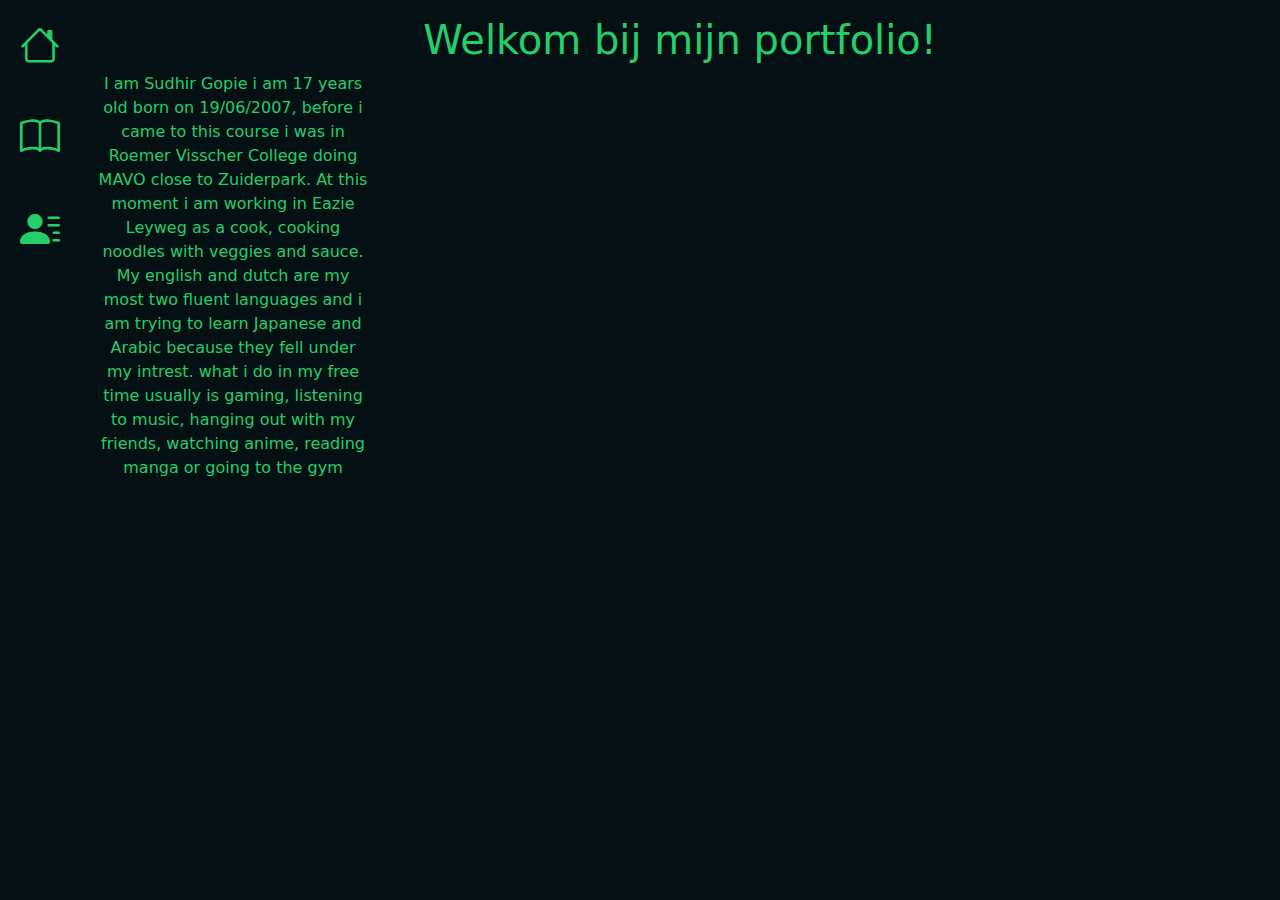
<file: index.html>
<!DOCTYPE html>
<html lang="en">

<head>
    <meta charset="UTF-8">
    <meta http-equiv="X-UA-Compatible" content="IE=edge">
    <meta name="viewport" content="width=device-width, initial-scale=1.0">
    <title>Home</title>
    <link href="https://cdn.jsdelivr.net/npm/bootstrap@5.3.3/dist/css/bootstrap.min.css" rel="stylesheet"
        integrity="sha384-QWTKZyjpPEjISv5WaRU9OFeRpok6YctnYmDr5pNlyT2bRjXh0JMhjY6hW+ALEwIH" crossorigin="anonymous">
    <link rel="stylesheet" href="https://cdn.jsdelivr.net/npm/bootstrap-icons@1.11.3/font/bootstrap-icons.min.css">
    <script defer src="https://cdn.jsdelivr.net/npm/bootstrap@5.3.3/dist/js/bootstrap.bundle.min.js"
        integrity="sha384-YvpcrYf0tY3lHB60NNkmXc5s9fDVZLESaAA55NDzOxhy9GkcIdslK1eN7N6jIeHz"
        crossorigin="anonymous"></script>
    <link rel="stylesheet" href="css/style.css">
    <script defer src="js/main.js"></script>
</head>

<body>
    <header>
        <div class="container-fluid">
            <div class="row">
                <div class="col-sm-auto sticky-top">
                    <div class="d-flex flex-sm-column flex-row flex-nowrap align-items-center sticky-top" id="nav">
                        <ul
                            class="nav nav-pills nav-flush flex-sm-column flex-row flex-nowrap mb-auto mx-auto text-center align-items-center">
                            <li class="nav-item">
                                <a href="index.html" class="nav-link py-3 px-2" title="" data-bs-toggle="tooltip"
                                    data-bs-placement="right" data-bs-original-title="Home">
                                    <i class="bi-house fs-1" id="icon"></i>
                                </a>
                            </li>
                            <li class="nav-item">
                                <a href="Project.html" class="nav-link py-3 px-2" title="" data-bs-toggle="tooltip"
                                    data-bs-placement="right" data-bs-original-title="Dashboard">
                                    <i class="bi bi-book fs-1" id="icon"></i>
                                </a>
                            </li>
                            <li class="nav-item">
                                <a href="contact.html" class="nav-link py-3 px-2" title="" data-bs-toggle="tooltip"
                                    data-bs-placement="right" data-bs-original-title="Orders">
                                    <i class="bi bi-person-lines-fill fs-1" id="icon"></i>
                                </a>
                            </li>
                        </ul>
                    </div>
                </div>
                <div class="col-sm p-3 min-vh-100">
                    <!-- content -->
                    <div class="row text-center">
                        <h1>Welkom bij mijn portfolio!</h1>
                        <!-- <img src="img/sudhir-17-06-2024.jpg" class="col-3" alt="sudhir" height="700px"> -->
                        <div class="col-3 md-3">
                            <p>
                                I am Sudhir Gopie i am 17 years old born on 19/06/2007, before i came to this course i
                                was in Roemer Visscher College doing MAVO close to Zuiderpark. At this moment i am
                                working in Eazie Leyweg as a cook, cooking noodles with veggies and sauce. My
                                english and dutch are my most two fluent languages and i am trying to learn Japanese and
                                Arabic because they fell under my intrest. what i do in my free time usually is gaming,
                                listening to music, hanging out with my friends, watching anime, reading manga or going
                                to the gym
                            </p>
                        </div>
                    </div>
                </div>
            </div>
        </div>
    </header>

    <footer></footer>
</body>

</html>
</file>
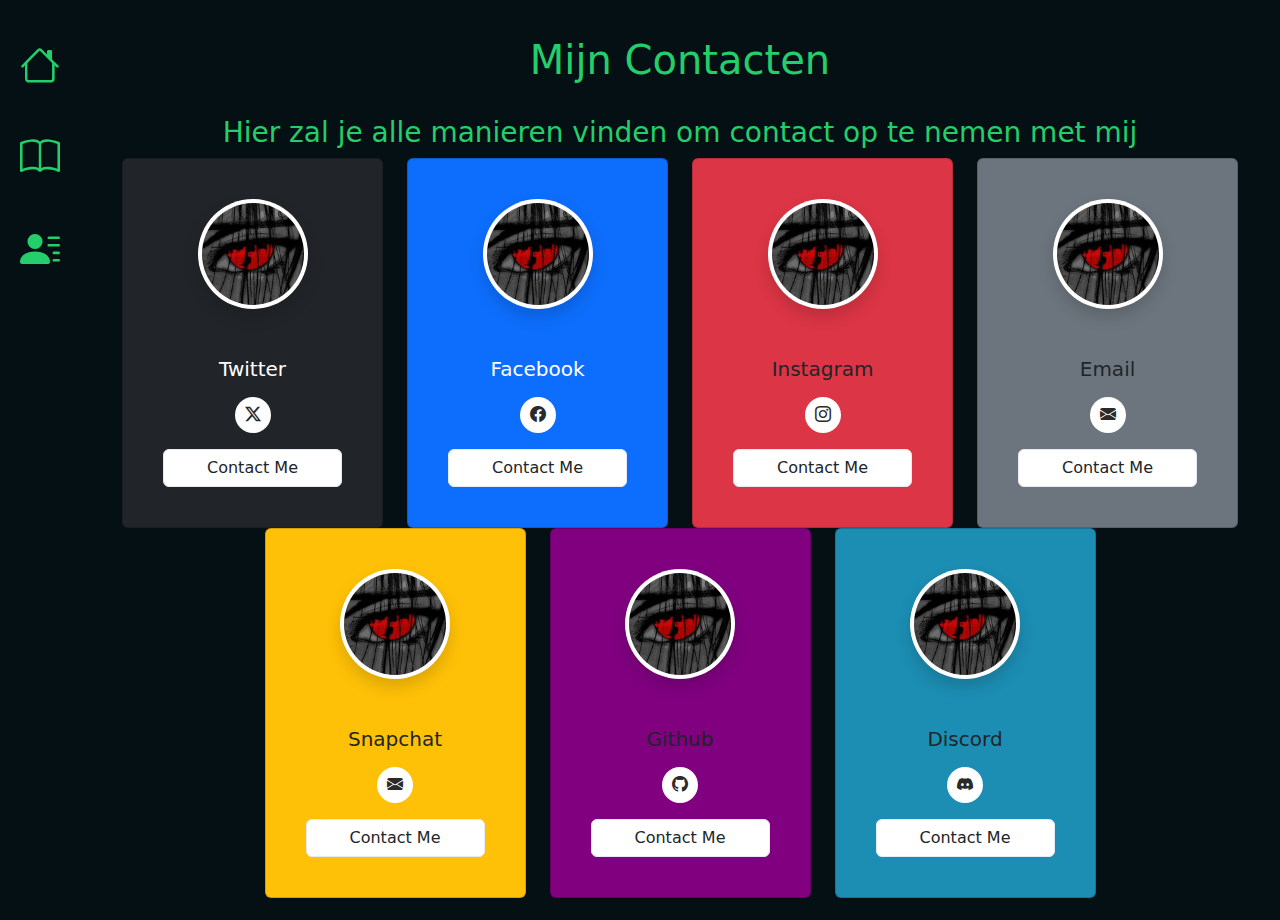
<file: contact.html>
<!DOCTYPE html>
<html lang="en">

<head>
    <meta charset="UTF-8">
    <meta http-equiv="X-UA-Compatible" content="IE=edge">
    <meta name="viewport" content="width=device-width, initial-scale=1.0">
    <title>Contacts</title>
    <link href="https://cdn.jsdelivr.net/npm/bootstrap@5.3.3/dist/css/bootstrap.min.css" rel="stylesheet"
        integrity="sha384-QWTKZyjpPEjISv5WaRU9OFeRpok6YctnYmDr5pNlyT2bRjXh0JMhjY6hW+ALEwIH" crossorigin="anonymous">
    <link rel="stylesheet" href="https://cdn.jsdelivr.net/npm/bootstrap-icons@1.11.3/font/bootstrap-icons.min.css">
    <script defer src="https://cdn.jsdelivr.net/npm/bootstrap@5.3.3/dist/js/bootstrap.bundle.min.js"
        integrity="sha384-YvpcrYf0tY3lHB60NNkmXc5s9fDVZLESaAA55NDzOxhy9GkcIdslK1eN7N6jIeHz"
        crossorigin="anonymous"></script>
    <link rel="stylesheet" href="css/contact.css">
    <script defer src="js/main.js"></script>
</head>

<body>
    <header>
        <div class="container-fluid">
            <div class="row">
                <div class="col-sm-auto sticky-top">
                    <div class="d-flex flex-sm-column flex-row flex-nowrap align-items-center sticky-top">
                        <ul
                            class="nav nav-pills nav-flush flex-sm-column flex-row flex-nowrap mb-auto mx-auto text-center align-items-center">
                            <li class="nav-item">
                                <a href="index.html" class="nav-link py-3 px-2" title="" data-bs-toggle="tooltip"
                                    data-bs-placement="right" data-bs-original-title="Home">
                                    <i class="bi-house fs-1" id="icon"></i>
                                </a>
                            </li>
                            <li>
                                <a href="Project.html" class="nav-link py-3 px-2" title="" data-bs-toggle="tooltip"
                                    data-bs-placement="right" data-bs-original-title="Dashboard">
                                    <i class="bi bi-book fs-1" id="icon"></i>
                                </a>
                            </li>
                            <li>
                                <a href="contact.html" class="nav-link py-3 px-2" title="" data-bs-toggle="tooltip"
                                    data-bs-placement="right" data-bs-original-title="Orders">
                                    <i class="bi bi-person-lines-fill fs-1" id="icon"></i>
                                </a>
                            </li>
                        </ul>
                    </div>
                </div>
                <div class="col-sm p-3 min-vh-100">
                    <!-- content -->
                    <div class="container">
                        <h1 id="icon" class="text-center"> Mijn Contacten</h1>
                        <br>
                        <h3 id="icon" class="text-center">Hier zal je alle manieren vinden om contact op te nemen met
                            mij</h3>
                        <div class="row row-cols-1 row-cols-lg-2 row-cols-xl-4">
                            <div class="col">
                                <div class="card radius-15 bg-dark">
                                    <div class="card-body text-center">
                                        <div class="p-4 radius-15">
                                            <img src="img/pfp.jpg" width="110" height="110"
                                                class="rounded-circle shadow p-1 bg-white" alt="">
                                            <h5 class="mb-0 mt-5 text-white">Twitter</h5>
                                            <div class="list-inline contacts-social mt-3 mb-3"> <a href="javascript:;"
                                                    class="list-inline-item border-0"><i
                                                        class="bi bi-twitter-x"></i></a>
                                            </div>
                                            <div class="d-grid"> <a
                                                    href="https://x.com/unknown_vibesz?t=r3eXC8_TLFy9Cc8kV4hMqg&s=09"
                                                    class="btn btn-white radius-15">Contact Me</a>
                                            </div>
                                        </div>
                                    </div>
                                </div>
                            </div>
                            <div class="col">
                                <div class="card radius-15 bg-primary">
                                    <div class="card-body text-center">
                                        <div class="p-4 radius-15">
                                            <img src="img/pfp.jpg" width="110" height="110"
                                                class="rounded-circle shadow p-1 bg-white" alt="">
                                            <h5 class="mb-0 mt-5 text-white">Facebook</h5>
                                            <div class="list-inline contacts-social mt-3 mb-3"> <a href="javascript:;"
                                                    class="list-inline-item border-0"><i class="bi bi-facebook"></i></a>
                                            </div>
                                            <div class="d-grid"> <a href="https://www.facebook.com/sudhir.gopie.3"
                                                    class="btn btn-white radius-15">Contact Me</a>
                                            </div>
                                        </div>
                                    </div>
                                </div>
                            </div>
                            <div class="col">
                                <div class="card radius-15 bg-danger">
                                    <div class="card-body text-center">
                                        <div class="p-4 radius-15">
                                            <img src="img/pfp.jpg" width="110" height="110"
                                                class="rounded-circle shadow p-1 bg-white" alt="">
                                            <h5 class="mb-0 mt-5 text-dark">Instagram</h5>
                                            <div class="list-inline contacts-social mt-3 mb-3"> <a href="javascript:;"
                                                    class="list-inline-item border-0"><i
                                                        class="bi bi-instagram"></i></a>
                                            </div>
                                            <div class="d-grid"> <a
                                                    href="https://www.instagram.com/_unknown_vibesz?igsh=MThhdTU5aDAzeDIz"
                                                    class="btn btn-white radius-15">Contact Me</a>
                                            </div>
                                        </div>
                                    </div>
                                </div>
                            </div>
                            <div class="col">
                                <div class="card radius-15 bg-secondary">
                                    <div class="card-body text-center">
                                        <div class="p-4 radius-15">
                                            <img src="img/pfp.jpg" width="110" height="110"
                                                class="rounded-circle shadow p-1 bg-white" alt="">
                                            <h5 class="mb-0 mt-5 text-dark">Email</h5>
                                            <div class="list-inline contacts-social mt-3 mb-3"> <a href="javascript:;"
                                                    class="list-inline-item border-0"><i
                                                        class="bi bi-envelope-fill"></i></a>
                                            </div>
                                            <div class="d-grid"> <a href="https://hotmail.nl/sudhiribo@hotmail.com"
                                                    class="btn btn-white radius-15">Contact Me</a>
                                            </div>
                                        </div>
                                    </div>
                                </div>
                            </div>
                        </div>
                        <div class="row justify-content-center">
                            <div class="col-3">
                                <div class="card radius-15 bg-warning">
                                    <div class="card-body text-center">
                                        <div class="p-4 radius-15">
                                            <img src="img/pfp.jpg" width="110" height="110"
                                                class="rounded-circle shadow p-1 bg-white" alt="">
                                            <h5 class="mb-0 mt-5 text-dark">Snapchat</h5>
                                            <div class="list-inline contacts-social mt-3 mb-3"> <a href="javascript:;"
                                                    class="list-inline-item border-0"><i
                                                        class="bi bi-envelope-fill"></i></a>
                                            </div>
                                            <div class="d-grid"> <a
                                                    href="https://www.snapchat.com/add/unknownvibesz?share_id=exEN1dkh2EA&locale=en-NL"
                                                    class="btn btn-white radius-15">Contact Me</a>
                                            </div>
                                        </div>
                                    </div>
                                </div>
                            </div>
                            <div class="col-3">
                                <div class="card radius-15" id="card1">
                                    <div class="card-body text-center">
                                        <div class="p-4 radius-15">
                                            <img src="img/pfp.jpg" width="110" height="110"
                                                class="rounded-circle shadow p-1 bg-white" alt="">
                                            <h5 class="mb-0 mt-5 text-dark">Github</h5>
                                            <div class="list-inline contacts-social mt-3 mb-3"> <a href="javascript:;"
                                                    class="list-inline-item border-0">
                                                    <i class="bi bi-github"></i></a>
                                            </div>
                                            <div class="d-grid"> <a href="https://github.com/sgopie"
                                                    class="btn btn-white radius-15">Contact Me</a>
                                            </div>
                                        </div>
                                    </div>
                                </div>
                            </div>
                            <div class="col-3">
                                <div class="card radius-15" id="card2">
                                    <div class="card-body text-center">
                                        <div class="p-4 radius-15">
                                            <img src="img/pfp.jpg" width="110" height="110"
                                                class="rounded-circle shadow p-1 bg-white" alt="">
                                            <h5 class="mb-0 mt-5 text-dark">Discord</h5>
                                            <div class="list-inline contacts-social mt-3 mb-3"> <a href="javascript:;"
                                                    class="list-inline-item border-0">
                                                    <i class="bi bi-discord"></i></a>
                                            </div>
                                            <div class="d-grid"> <a href="https://discord.gg/QCxW79G9h2"
                                                    class="btn btn-white radius-15">Contact Me</a>
                                            </div>
                                        </div>
                                    </div>
                                </div>
                            </div>
                        </div>
                    </div>
                </div>
            </div>
        </div>
    </header>

    <footer></footer>
</body>

</html>
</file>
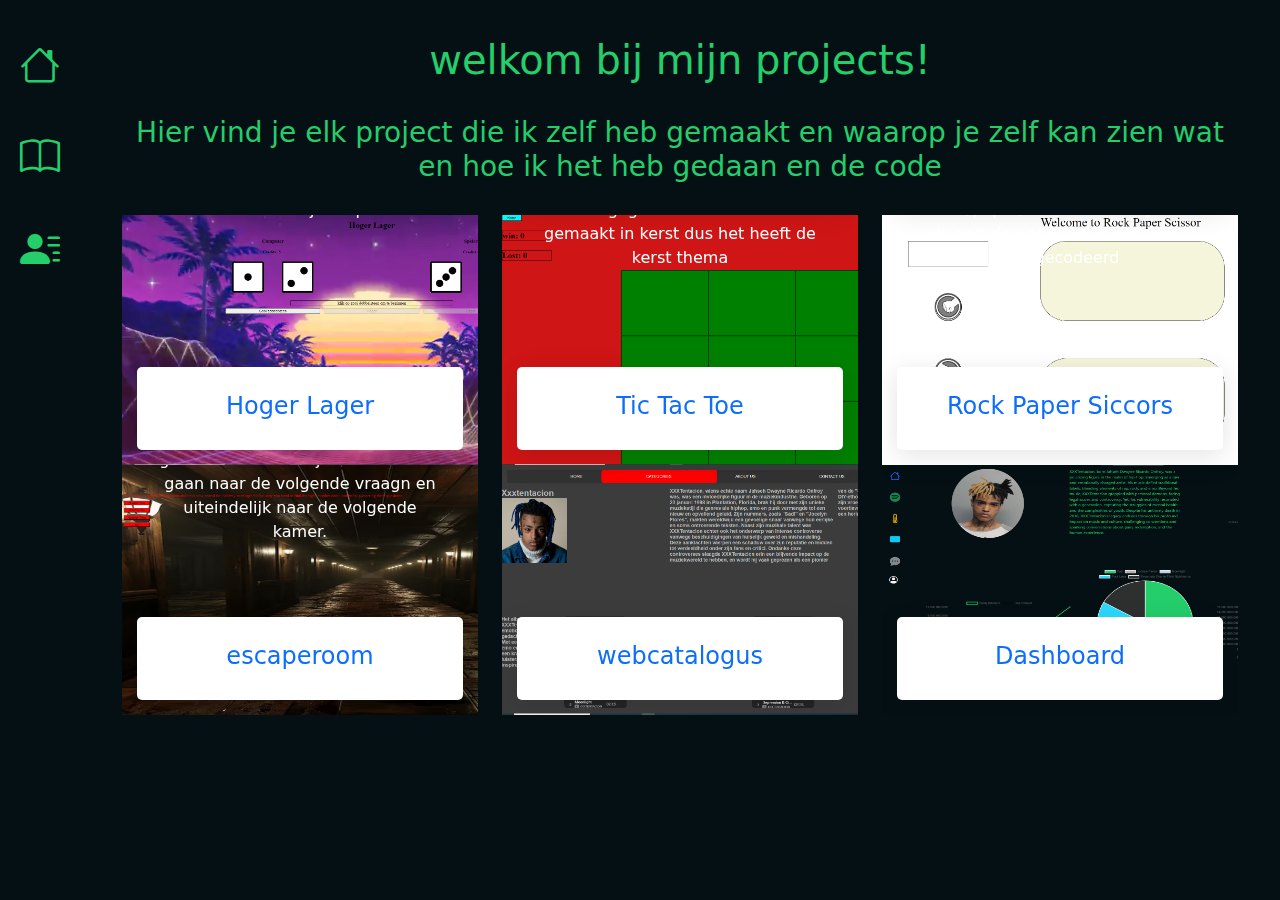
<file: Project.html>
<!DOCTYPE html>
<html lang="en">

<head>
    <meta charset="UTF-8">
    <meta http-equiv="X-UA-Compatible" content="IE=edge">
    <meta name="viewport" content="width=device-width, initial-scale=1.0">
    <title>Projects</title>
    <link href="https://cdn.jsdelivr.net/npm/bootstrap@5.3.3/dist/css/bootstrap.min.css" rel="stylesheet"
        integrity="sha384-QWTKZyjpPEjISv5WaRU9OFeRpok6YctnYmDr5pNlyT2bRjXh0JMhjY6hW+ALEwIH" crossorigin="anonymous">
    <link rel="stylesheet" href="https://cdn.jsdelivr.net/npm/bootstrap-icons@1.11.3/font/bootstrap-icons.min.css">
    <script defer src="https://cdn.jsdelivr.net/npm/bootstrap@5.3.3/dist/js/bootstrap.bundle.min.js"
        integrity="sha384-YvpcrYf0tY3lHB60NNkmXc5s9fDVZLESaAA55NDzOxhy9GkcIdslK1eN7N6jIeHz"
        crossorigin="anonymous"></script>
    <link rel="stylesheet" href="css/project.css">
    <script defer src="js/main.js"></script>
</head>

<body>
    <header>
        <div class="container-fluid">
            <div class="row">
                <div class="col-sm-auto sticky-top">
                    <div class="d-flex flex-sm-column flex-row flex-nowrap align-items-center sticky-top">
                        <ul
                            class="nav nav-pills nav-flush flex-sm-column flex-row flex-nowrap mb-auto mx-auto text-center align-items-center">
                            <li class="nav-item">
                                <a href="index.html" class="nav-link py-3 px-2" title="" data-bs-toggle="tooltip"
                                    data-bs-placement="right" data-bs-original-title="Home">
                                    <i class="bi-house fs-1" id="icon"></i>
                                </a>
                            </li>
                            <li>
                                <a href="Project.html" class="nav-link py-3 px-2" title="" data-bs-toggle="tooltip"
                                    data-bs-placement="right" data-bs-original-title="project">
                                    <i class="bi bi-book fs-1" id="icon"></i>
                                </a>
                            </li>
                            <li>
                                <a href="contact.html" class="nav-link py-3 px-2" title="" data-bs-toggle="tooltip"
                                    data-bs-placement="right" data-bs-original-title="about-me">
                                    <i class="bi bi-person-lines-fill fs-1" id="icon"></i>
                                </a>
                            </li>
                        </ul>
                    </div>
                </div>
                <div class="col-sm p-3 min-vh-10">
                    <!-- content -->
                    <div class="container">
                        <h1 id="icon" class="text-center">welkom bij mijn projects!</h1>
                        <br>
                        <h3 id="icon" class="text-center">Hier vind je elk project die ik zelf heb gemaakt en waarop je
                            zelf kan zien wat en hoe ik het heb gedaan en de code</h3>
                        <br>
                        <div class="row position-relative mt-n1-9">
                            <div class="col-md-6 col-lg-4 mt-1-9">
                                    <div class="hogerlager">
                                    <div class="team-style1 text-center">
                                        <img src="img/hoger-lager.png" class="border-radius-5" alt="hoger-lager">
                                        <div class="team-info">
                                            <h3 class="text-primary mb-1 h4">Hoger Lager</h3>
                                            <span class="font-weight-600 text-secondary"></span>
                                        </div>
                                        <div class="team-overlay">
                                            <div class="d-table h-100 w-100">
                                                <div class="d-table-cell align-middle">
                                                    <h3><a href="#" class="text-white">Hoger Lager</a></h3>
                                                    <p class="text-white mb-0">
                                                        Hoger en lager is dus een spel waarbij je en een gok spel
                                                        speelt tegen een
                                                        computer en hierbij heb ik het
                                                        zo gemaakt hebt dat je ook nog een rustige muziek zal horen
                                                        terwijl je speelt
                                                        want
                                                        wie in deze
                                                        tijden
                                                        wilt nou niet rustig muziek luisteren terwijl ze spelen.
                                                    </p>
                                                </div>
                                            </div>
                                        </div>
                                    </div>
                                </div>
                            </div>
                            <div class="col-md-6 col-lg-4 mt-1-9">
                                    <div class="gamebuild">
                                    <div class="team-style1 text-center">
                                        <img src="img/tictactoe.png" class="border-radius-5" alt="tictactoe">
                                        <div class="team-info">
                                            <h3 class="text-primary mb-1 h4">Tic Tac Toe</h3>
                                            <span class="font-weight-600 text-secondary"></span>
                                        </div>
                                        <div class="team-overlay">
                                            <div class="d-table h-100 w-100">
                                                <div class="d-table-cell align-middle">
                                                    <h3><a href="#" class="text-white">Tic Tac Toe</a></h3>
                                                    <p class="text-white mb-0">
                                                        tic tact toe is een spel waarbij ik een spel moest maken waarbij
                                                        je 3 blokjes
                                                        achter elkaar moet hebben
                                                        om te winnen en ik had mij n spel erop ook gemaakt door meer
                                                        informatie op te
                                                        zoeken
                                                        op youtube
                                                        en heb
                                                        het zelfs een thema gegeven sinds ik het had gemaakt in kerst
                                                        dus het heeft de
                                                        kerst
                                                        thema
                                                    </p>
                                                </div>
                                            </div>
                                        </div>
                                    </div>
                                </div>
                            </div>
                            <div class="col-md-6 col-lg-4 mt-1-9">
                                    <div class="rockpaper">
                                    <div class="team-style1 text-center">
                                        <img src="img/rock-paper-scissors.png" class="border-radius-5"
                                            alt="rock-paper-scissors">
                                        <div class="team-info">
                                            <h3 class="text-primary mb-1 h4">Rock Paper Siccors</h3>
                                            <span class="font-weight-600 text-secondary"></span>
                                        </div>
                                        <div class="team-overlay">
                                            <div class="d-table h-100 w-100">
                                                <div class="d-table-cell align-middle">
                                                    <h3><a href="#" class="text-white">Rock Paper Siccors</a></h3>
                                                    <p class="text-white mb-0">
                                                        bij rock paper scissors heb ik het tijdens mijn school de thema
                                                        gemaakt en ik
                                                        koos ervoor iets te kiezen
                                                        wat ik snel maar ook goed af zou hebben en dus had ik het ook af
                                                        en hierbij moet
                                                        je
                                                        winnen door
                                                        te kiezen voor rock/paper/scissors waarbij er 1 win van de ander
                                                        en ik heb het
                                                        zo
                                                        ook gecodeerd
                                                    </p>
                                                </div>
                                            </div>
                                        </div>
                                    </div>
                                </div>
                            </div>
                            <div class="col-md-6 col-lg-4 mt-1-9">
                                    <div class="escaperoom">
                                    <div class="team-style1 text-center">
                                        <img src="img/escaperoom.png" class="border-radius-5" alt="escaperoom">
                                        <div class="team-info">
                                            <h3 class="text-primary mb-1 h4">escaperoom</h3>
                                            <span class="font-weight-600 text-secondary"></span>
                                        </div>
                                        <div class="team-overlay">
                                            <div class="d-table h-100 w-100">
                                                <div class="d-table-cell align-middle">
                                                    <h3><a href="#" class="text-white">escaperoom</a></h3>
                                                    <p class="text-white mb-0">
                                                        bij escaperoom had ik de opdracht om het in de gang te maken met
                                                        3
                                                        vragen en een timer en het valt niet te zien in de foto maar
                                                        uiteindelijk heb ik het voorelkaar gekregen om er een timer per
                                                        vraag te krijgen en dat als je het goed antwoord dat je dan door
                                                        kan
                                                        gaan naar de volgende vraagn en uiteindelijk naar de volgende
                                                        kamer.
                                                    </p>
                                                </div>
                                            </div>
                                        </div>
                                    </div>
                                </div>
                            </div>
                            <div class="col-md-6 col-lg-4 mt-1-9">
                                    <div class="webcatalogus">
                                    <div class="team-style1 text-center">
                                        <img src="img/webcatalogus.png" class="border-radius-5" alt="webcatalogus">
                                        <div class="team-info">
                                            <h3 class="text-primary mb-1 h4">webcatalogus</h3>
                                            <span class="font-weight-600 text-secondary"></span>
                                        </div>
                                        <div class="team-overlay">
                                            <div class="d-table h-100 w-100">
                                                <div class="d-table-cell align-middle">
                                                    <h3><a href="#" class="text-white">webcatalogus</a></h3>
                                                    <p class="text-white mb-0">
                                                        bij de webcatalogusheb ik gekozen om muziek te nemen met als
                                                        artiesten xxxtentacion, juice wrld en travis scott met hun
                                                        populairste album en een korte uiteleg over hun en hun album en
                                                        hoe
                                                        het is gemaakt.
                                                    </p>
                                                </div>
                                            </div>
                                        </div>
                                    </div>
                                </div>
                            </div>
                            <div class="col-md-6 col-lg-4 mt-1-9">
                                    <div class="dashboard">
                                    <div class="team-style1 text-center">
                                        <img src="img/dashboard.png" class="border-radius-5" alt="dashboard">
                                        <div class="team-info">
                                            <h3 class="text-primary mb-1 h4">Dashboard</h3>
                                            <span class="font-weight-600 text-secondary"></span>
                                        </div>
                                        <div class="team-overlay">
                                            <div class="d-table h-100 w-100">
                                                <div class="d-table-cell align-middle">
                                                    <h3><a href="#" class="text-white">Dashboard</a></h3>
                                                    <p class="text-white mb-0">
                                                        de dashboard moest ik een dashboard maken met een bepaald
                                                        onderwerp
                                                        waarbij ik voor de artiest xxxtentacion koos en al zijn streams
                                                        en
                                                        albums liet zien met hoeveel dagelijkse en jaarlijkse streams
                                                        hij
                                                        krijgt
                                                    </p>
                                                </div>
                                            </div>
                                        </div>
                                    </div>
                                </div>
                            </div>
                        </div>
                    </div>
                </div>
            </div>
        </div>
    </header>

    <footer></footer>
</body>

</html>
</file>
<file: css/style.css>
*{
    padding: 0;
    margin: 0;
    box-sizing: border-box;
}

body {
    color: var(--emerald);
    background: var(--rich-black);
}

:root{
    --rich-black: #051014;
    --jet: #2E2F2F;
    --emerald: #23CE6B;
    --vivid-sky-blue: #2BD9FE;
    --columbia-blue: #BFD1E5;
}

#icon{
    color: var(--emerald);
}
</file>
<file: css/contact.css>
*{
    padding: 0;
    margin: 0;
    box-sizing: border-box;
}

body {
    margin-top: 20px;
    background: var(--rich-black);
}

:root{
    --rich-black: #051014;
    --jet: #2E2F2F;
    --emerald: #23CE6B;
    --vivid-sky-blue: #2BD9FE;
    --columbia-blue: #BFD1E5;
}

.btn-white {
    background-color: #fff;
    border-color: #e7eaf3;
}
.contacts-social a {
    font-size: 16px;
    width: 36px;
    height: 36px;
    line-height: 36px;
    background: #ffffff;
    border: 1px solid #eeecec;
    text-align: center;
    border-radius: 50%;
    color: #2b2a2a;
}

#icon{
    color: var(--emerald);
}

#card1{    
    background-color: purple;
}

#card2{
    background-color: rgb(28, 141, 179);
}
</file>
<file: css/project.css>
*{
    padding: 0;
    margin: 0;
    box-sizing: border-box;
}

body {
    margin-top: 20px;
    background: var(--rich-black);
}

:root{
    --rich-black: #051014;
    --jet: #2E2F2F;
    --emerald: #23CE6B;
    --vivid-sky-blue: #2BD9FE;
    --columbia-blue: #BFD1E5;
}

.team-style1 {
    position: relative;
    display: block;
    overflow: hidden
}

.team-style1 .team-info {
    bottom: 15px;
    left: 15px;
    right: 15px;
    border-radius: 5px;
    transform: translate3d(0px, 0%, 0px);
    transition: all 800ms ease 0.35s;
    padding: 25px 30px;
    box-shadow: 0px 5px 24.25px 0.75px rgba(0, 0, 0, 0.1);
    background: #ffffff;
    position: absolute
}

.team-style1 .team-overlay {
    left: 15px;
    right: 15px;
    opacity: 1;
    padding: 0 20px;
    position: absolute;
    top: 15px;
    bottom: 15px;
    transform: translate3d(0px, -110%, 0px);
    transition: all 700ms ease 0.35s;
    box-shadow: 0px 5px 24.25px 0.75px rgba(0, 0, 0, 0.1)
}

.team-style1:hover .team-overlay {
    transform: translate3d(0px, 0, 0px);
    transition-delay: 0.1s;
    background: rgba(134, 130, 130, 0.9);
    border-radius: 5px
}

.team-style1:hover .team-info {
    transform: translate3d(0px, 130px, 0px);
    transition-delay: 0.2s
}

.team-style1 .social-icon-style1 {
    border-top: 2px dotted rgba(255, 255, 255, 0.3);
    margin-top: 15px;
    padding-top: 20px
}

.team-bg-shape img {
    position: absolute;
    top: -40px;
    right: -40px;
    z-index: 0
}

@media screen and (max-width: 991px) {
    .team-style1 .team-info {
        padding: 20px
    }
}

.team-style1 .social-icon-style1 {
    border-top: 2px dotted rgba(255, 255, 255, 0.3);
    margin-top: 15px;
    padding-top: 20px;
}

.social-icon-style1 {
    margin: 0;
    list-style-type: none;
    padding-left: 0;
}

.social-icon-style1 li {
    display: inline-block;
    margin-right: 5px;
}

.social-icon-style1 li a {
    border-radius: 5px;
    display: inline-block;
    font-size: 16px;
    height: 34px;
    width: 34px;
    line-height: 34px;
    text-align: center;
    color: #2fbfa7;
    background-color: #ffffff;
}

a {
    text-decoration: none;
}

img{
    width: 500px;
    height: 250px;
}

#icon{
    color: var(--emerald);
}
</file>
